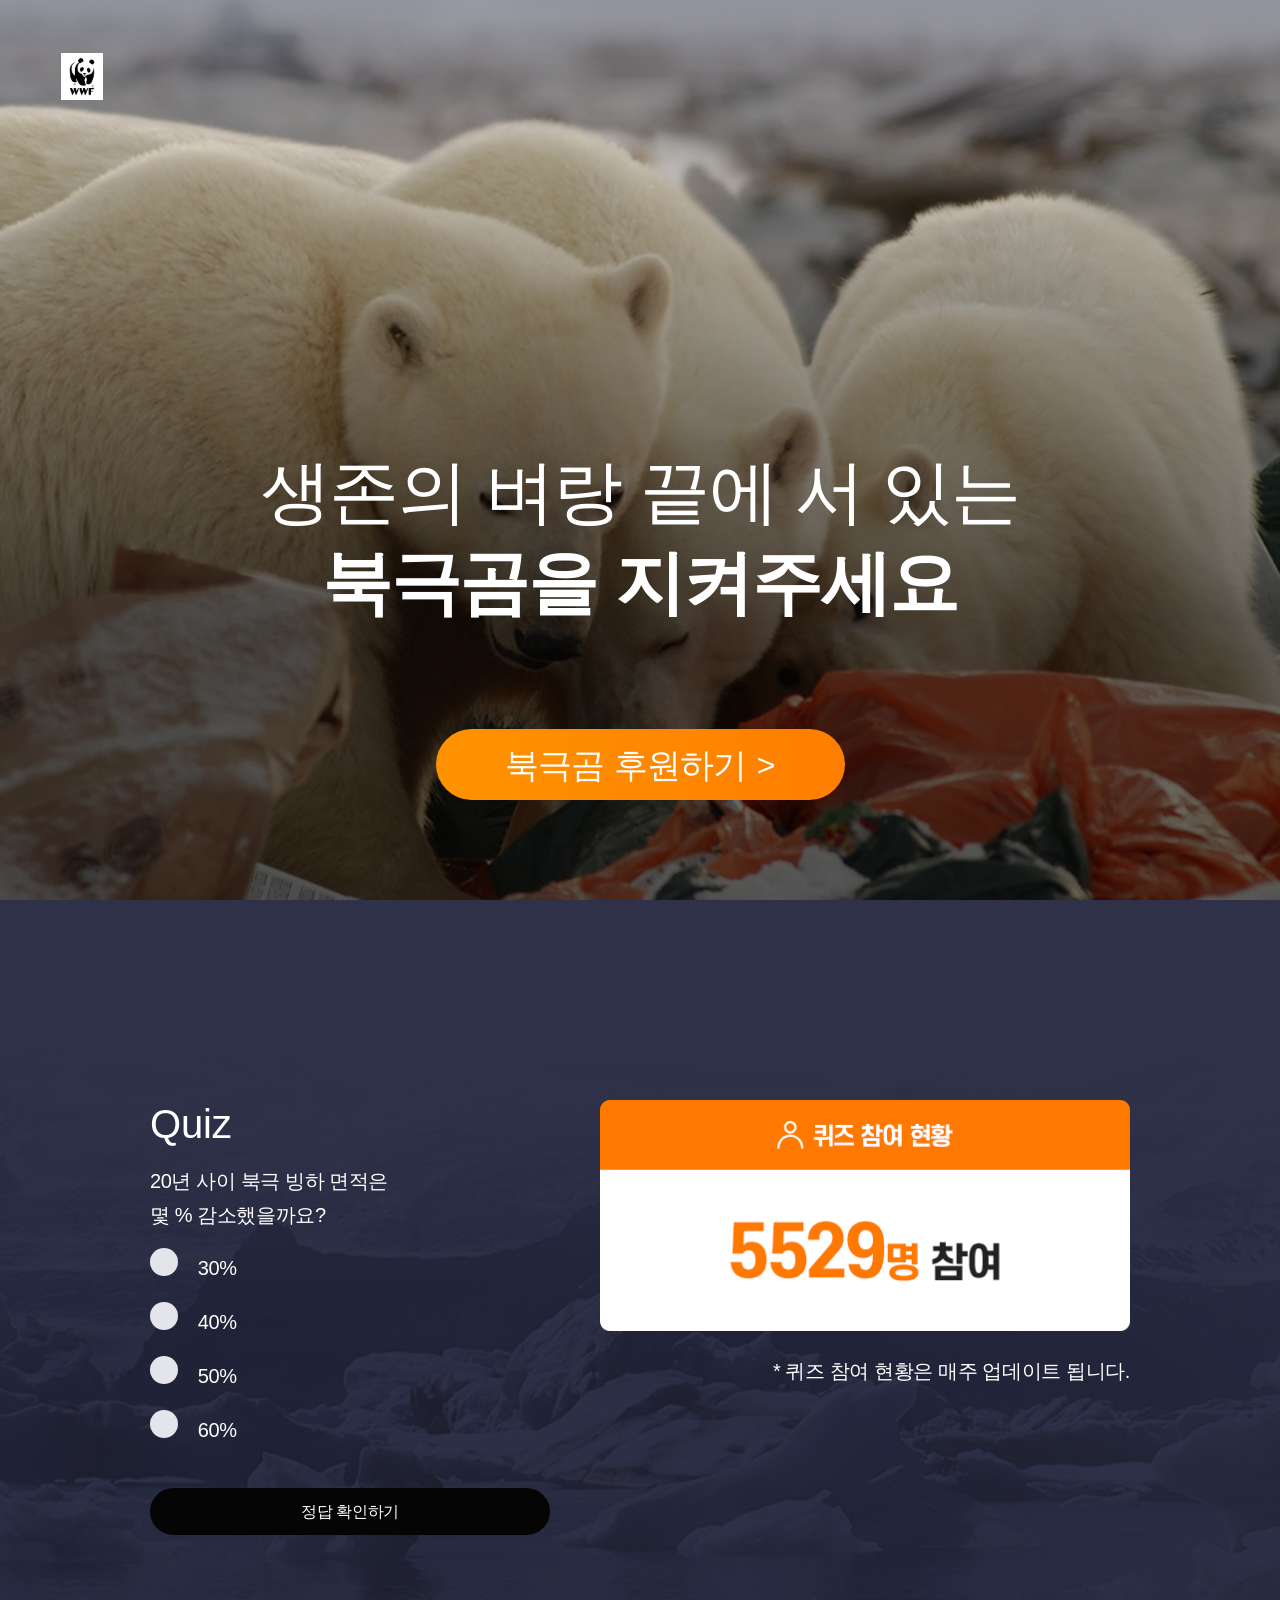
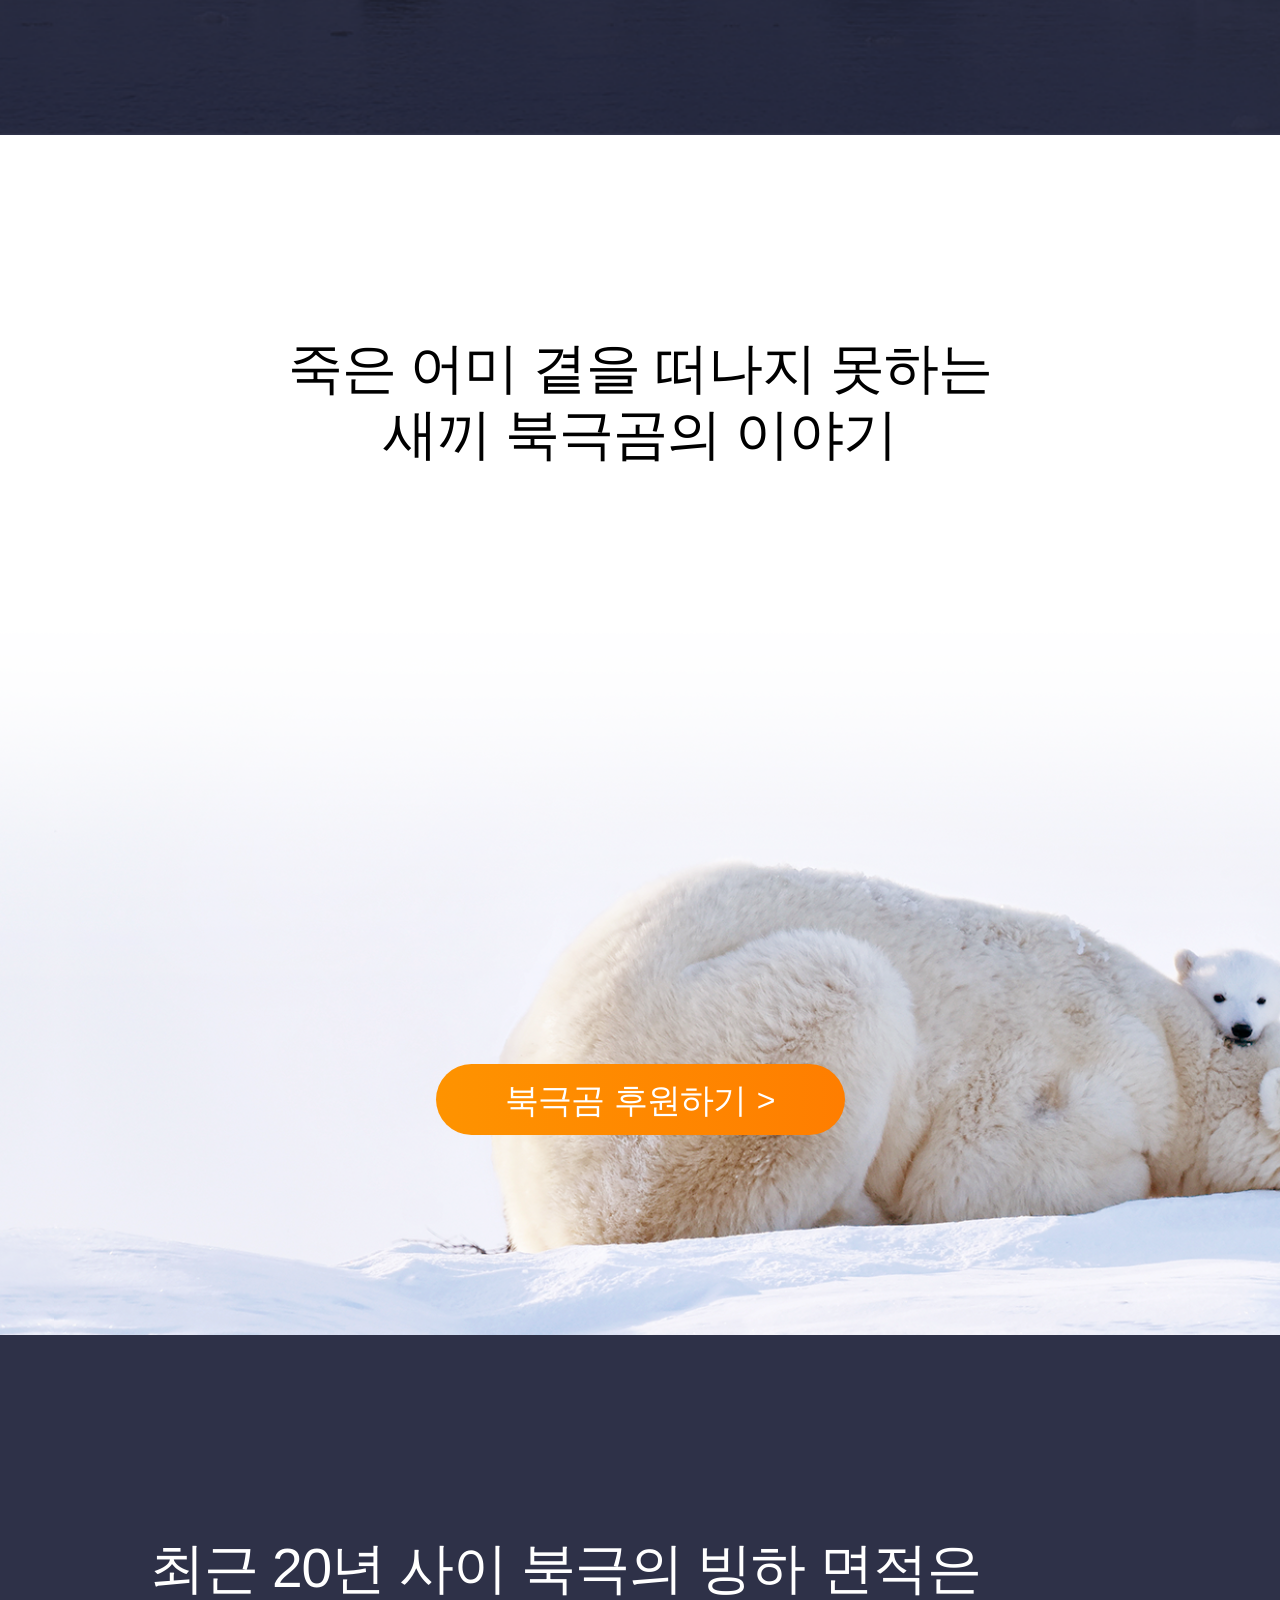
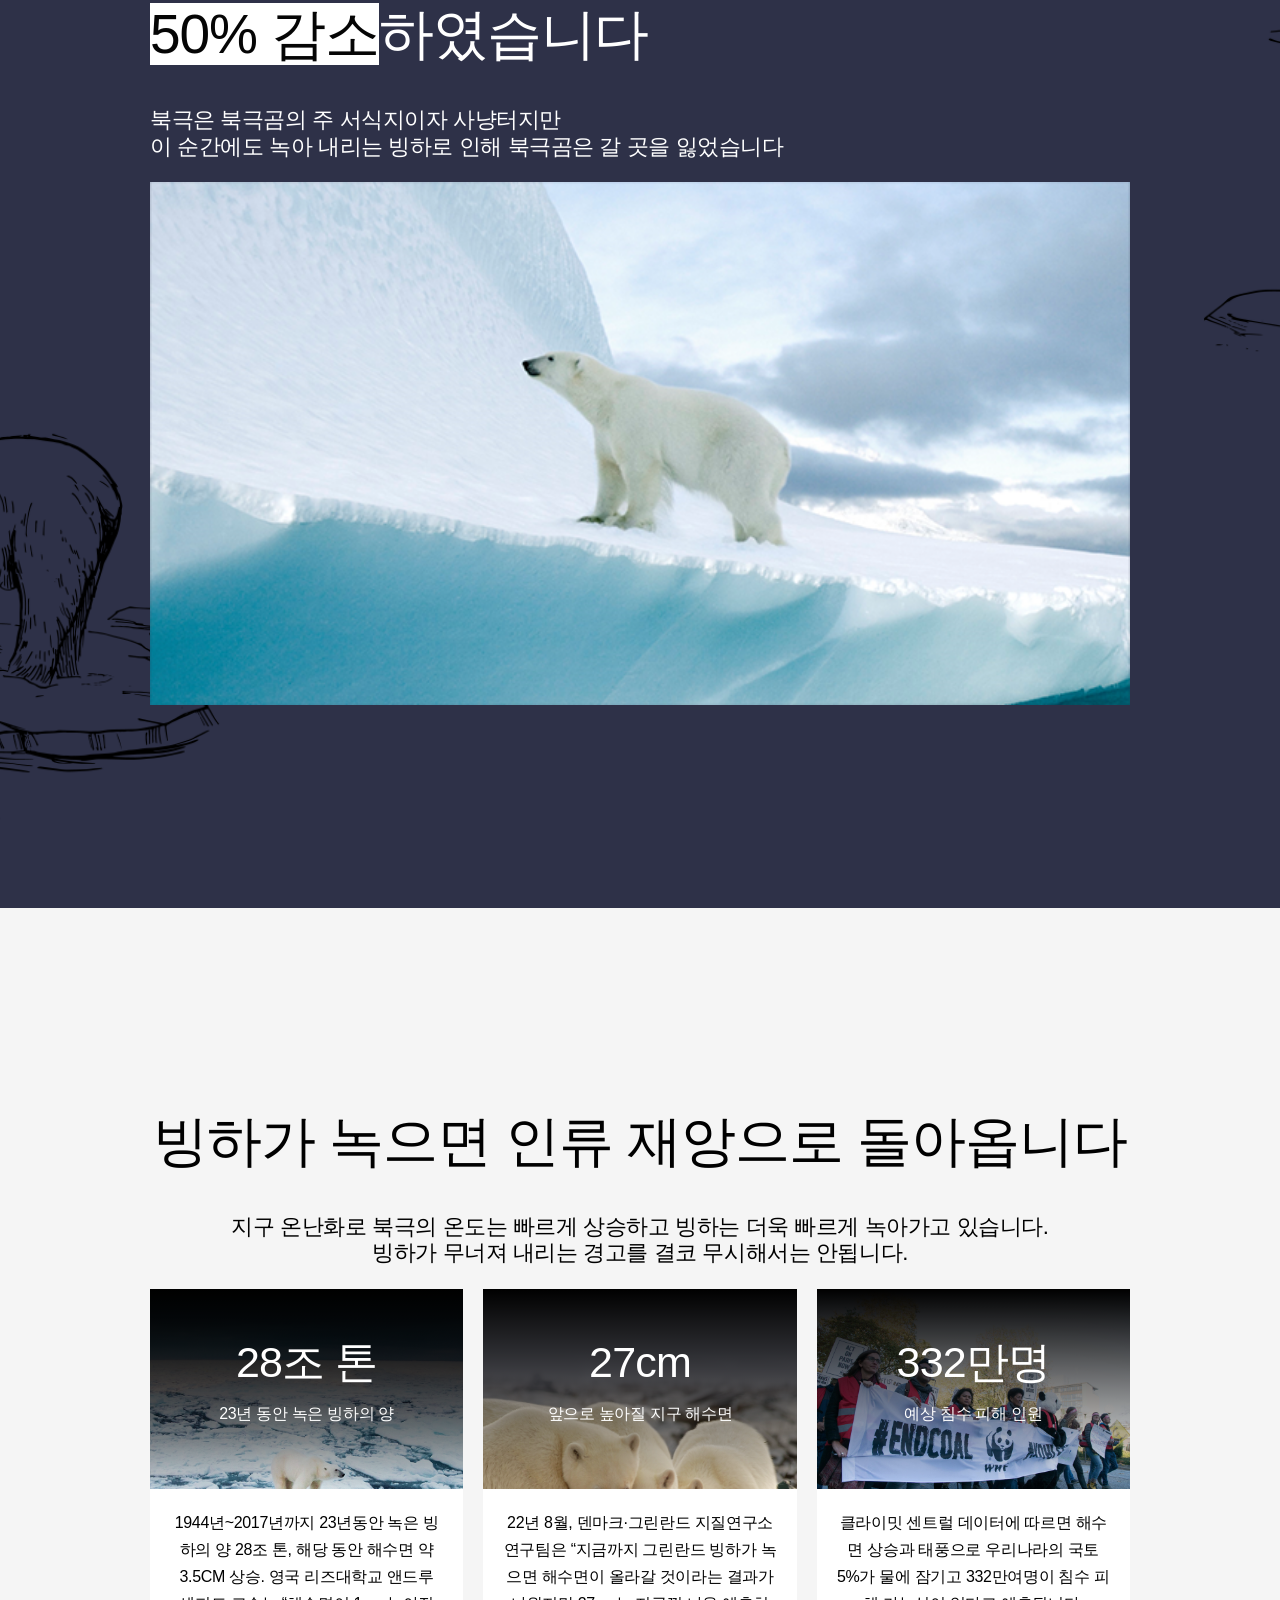
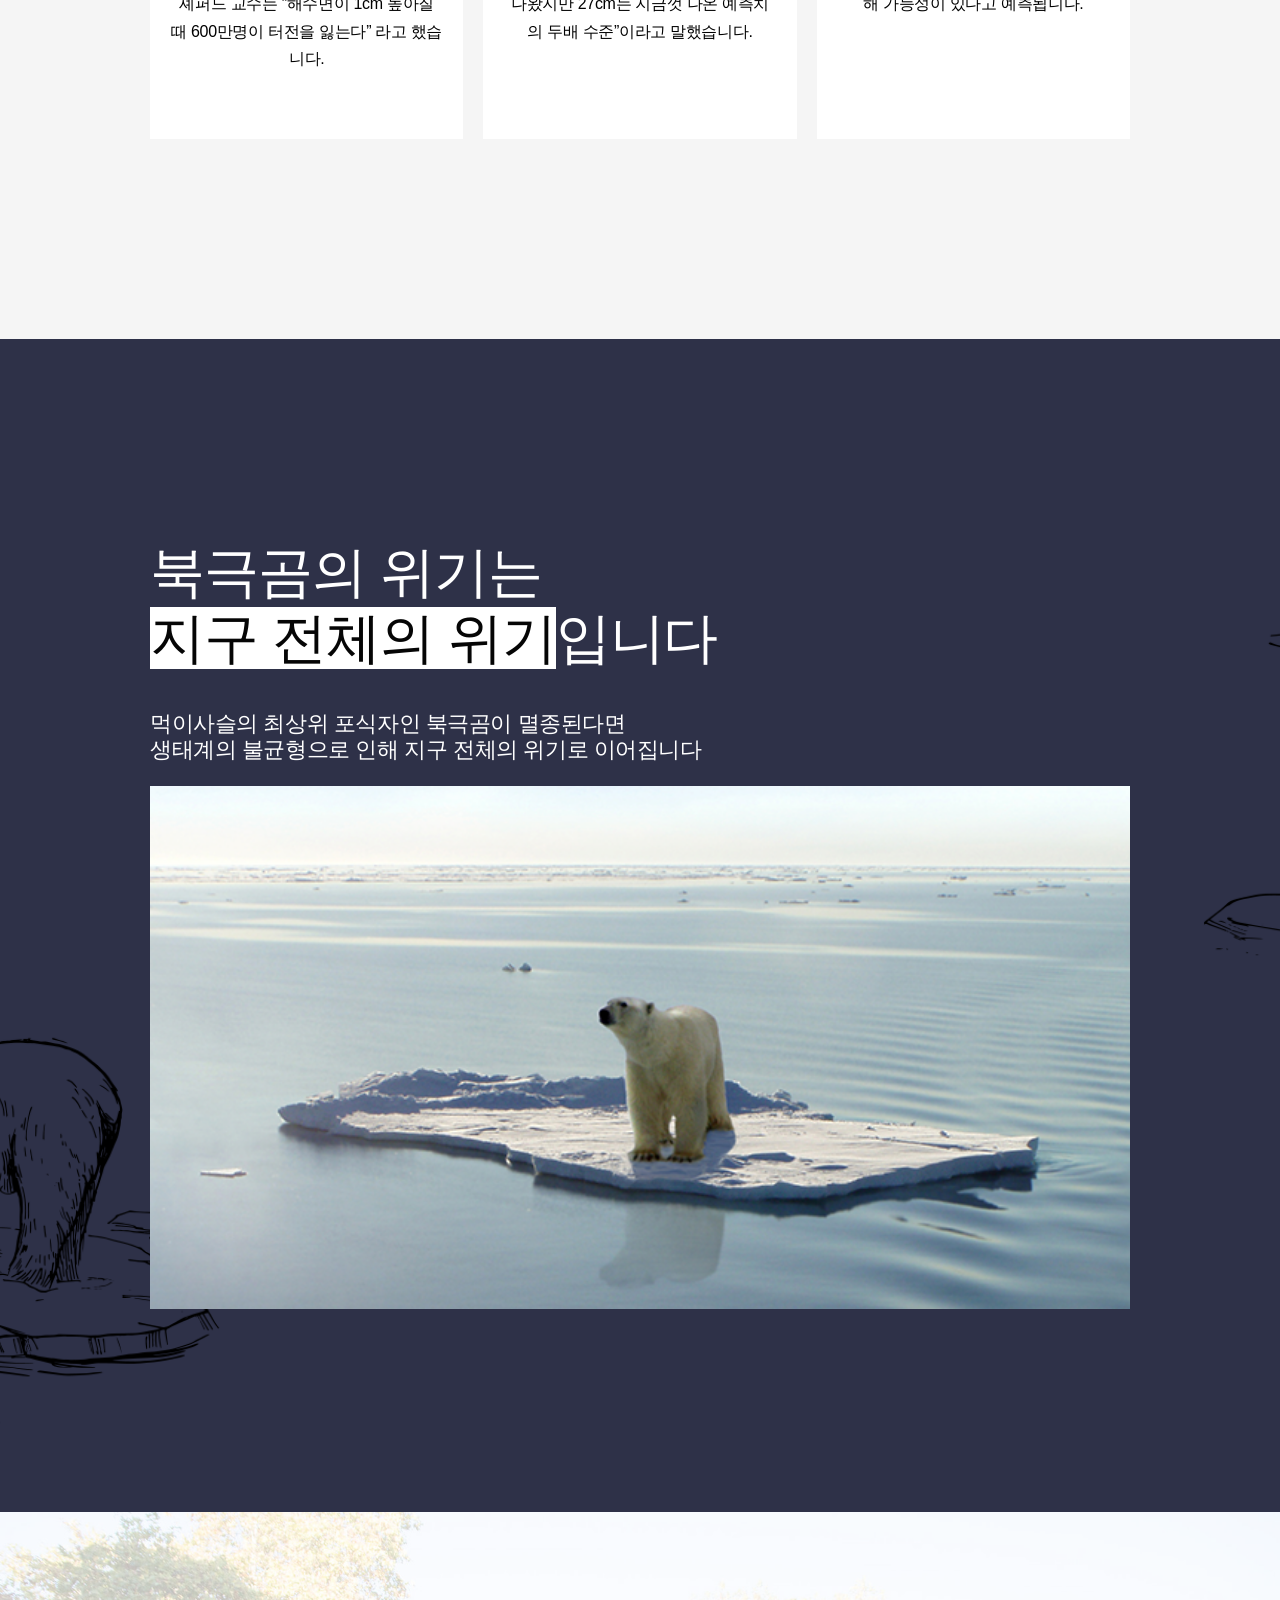
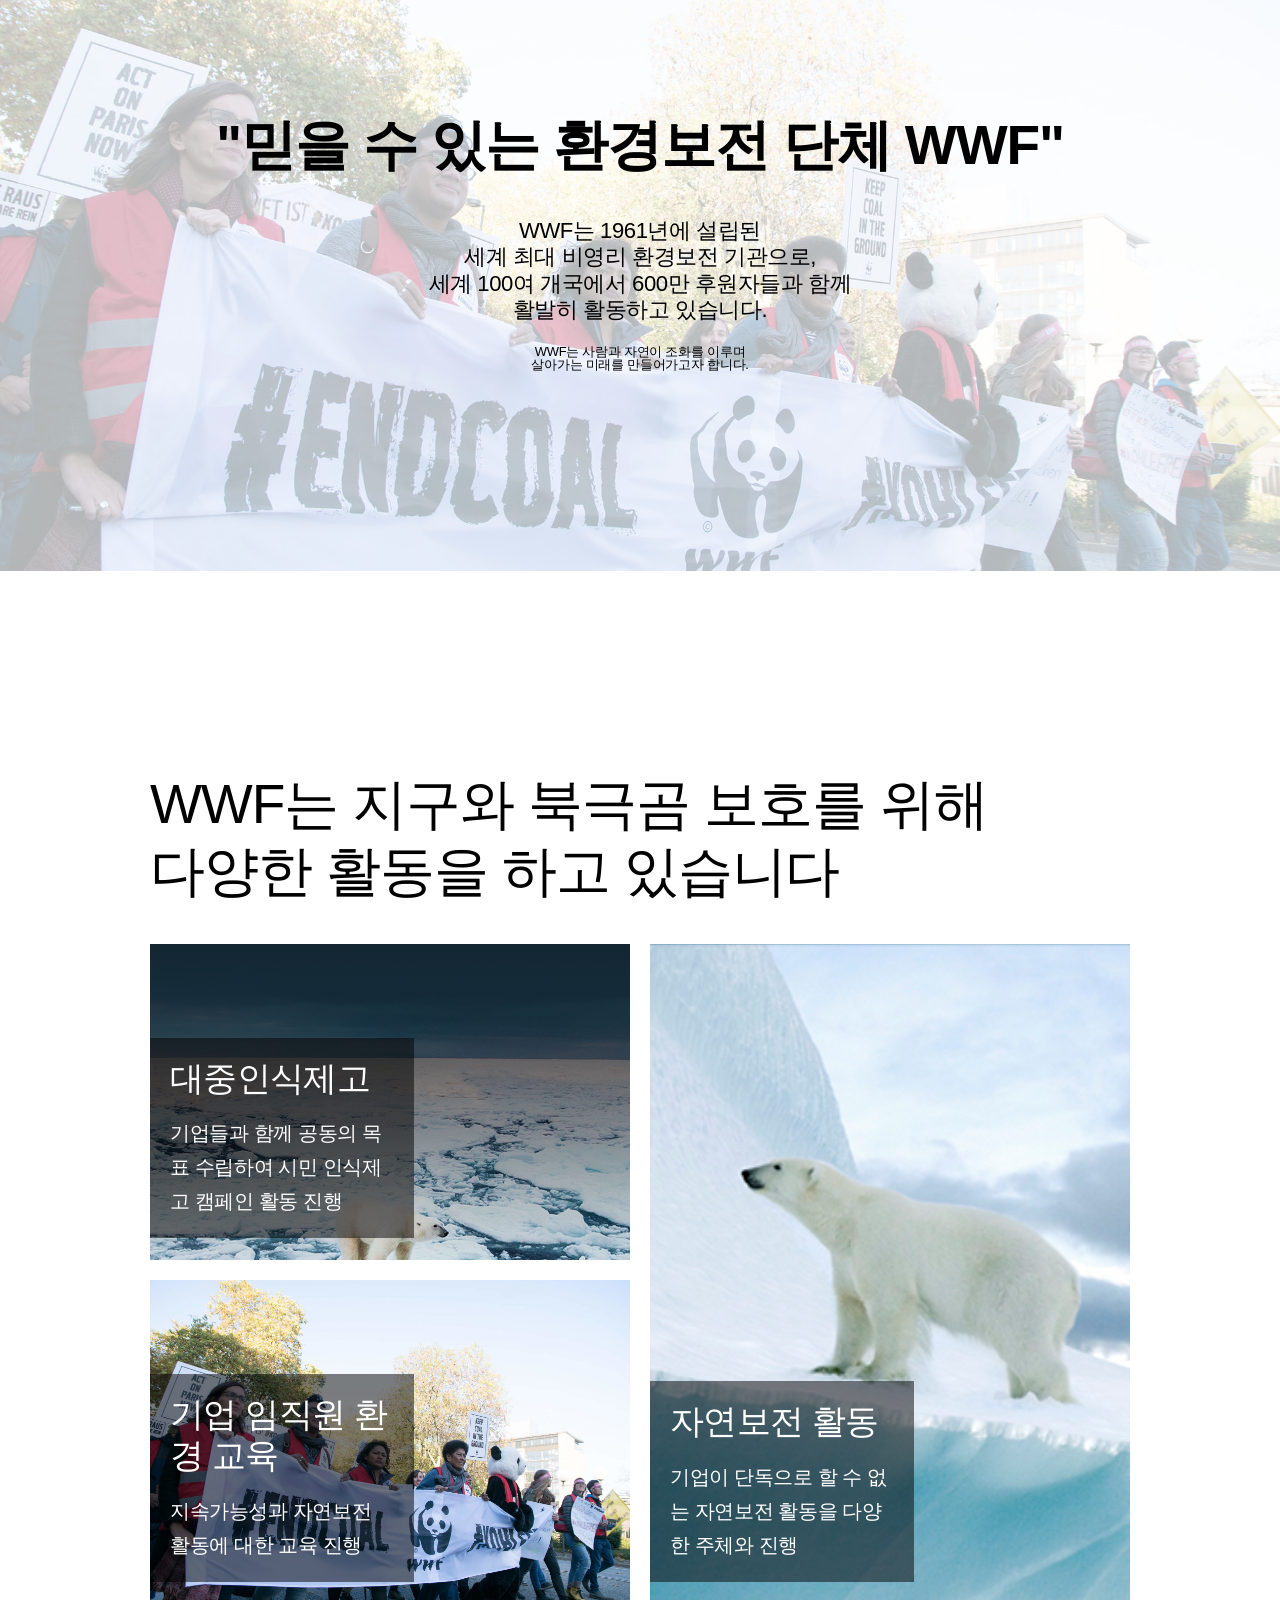
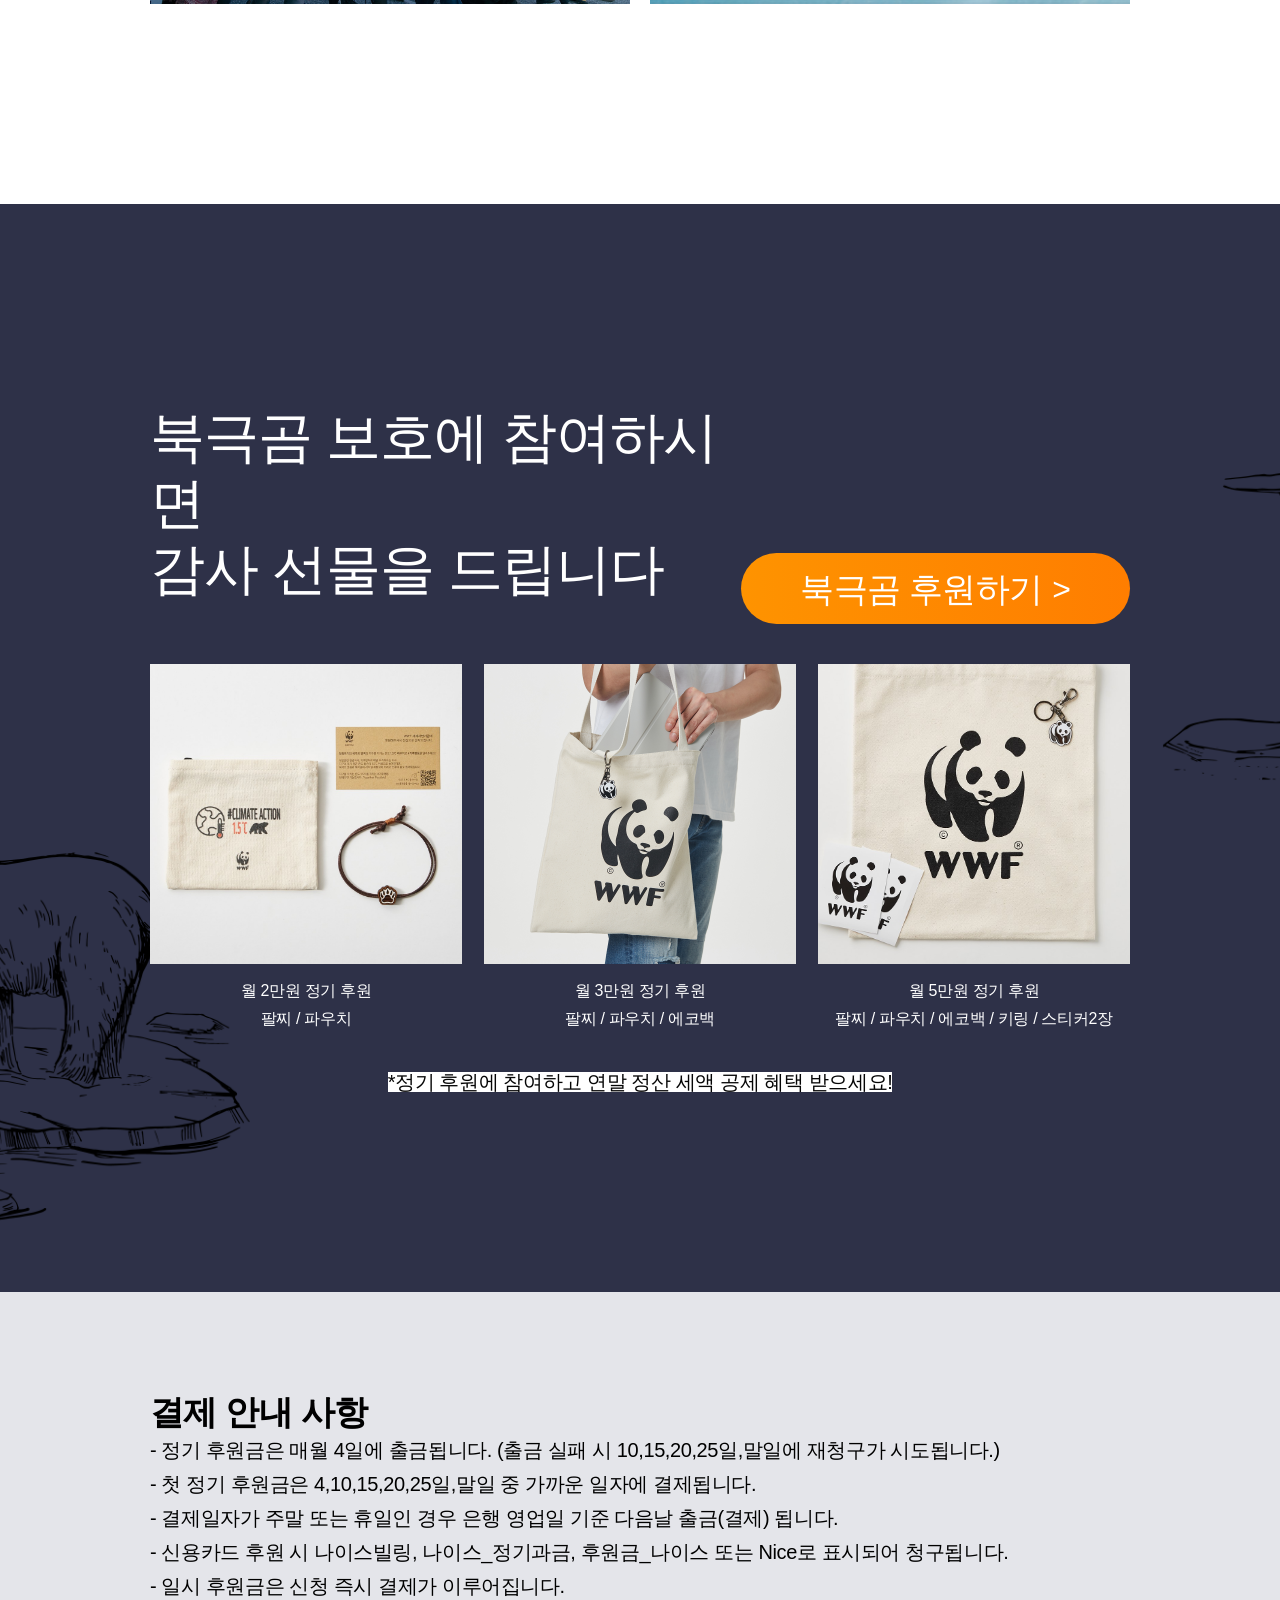
<file: index.html>
<!DOCTYPE html>
<html lang="ko">
<head>
    <meta charset="UTF-8">
    <meta name="viewport" content="width=device-width, initial-scale=1.0">
    <meta name="description" content="">
    <meta name="keywords" content="">
    <title>WWF | 북극곰 보호 캠페인</title>
    <link rel="shortcut icon" href="./images/polar-bear.png" type="image/x-icon">
    <link rel="stylesheet" href="./styles/reset.css">
    <link rel="stylesheet" href="./styles/common.css">
    <link rel="stylesheet" href="./styles/index.css">
    <link rel="stylesheet" href="./styles/responsive.css">
</head>
<body>
    <div id="wrap">
        <!-- 1행 캠페인 표지 -->
        <section class="container intro">
            <p class="logo"><img src="./images/logo.jpg" alt="wwf"></p>
            <h1><span>생존의 벼랑 끝에 서 있는</span><span>북극곰을 지켜주세요</span></h1>
            <a href="#" class="sponsor_btn"><em>북극곰 후원하기</em><!-- a::after --></a>
        </section>
        <!-- 2행 퀴즈 -->
        <div class="container quiz_bg">
            <section class="contents quiz">
                <div class="quiz_list">
                    <h1>Quiz</h1>
                    <h2><span>20년 사이 북극 빙하 면적은</span><span>몇 % 감소했을까요?</span></h2>
                    <form action="#" method="get" id="quiz_form">
                        <ul>
                            <li>
                                <input type="radio" name="quiz_group" id="q30" value="q30">
                                <label for="q30">30%</label>
                            </li>
                            <li>
                                <input type="radio" name="quiz_group" id="q40" value="q40">
                                <label for="q40">40%</label>
                            </li>
                            <li>
                                <input type="radio" name="quiz_group" id="q50" value="q50">
                                <label for="q50">50%</label>
                            </li>
                            <li>
                                <input type="radio" name="quiz_group" id="q60" value="q60">
                                <label for="q60">60%</label>
                            </li>
                        </ul>
                        <button type="button" class="answer_btn">정답 확인하기</button>
                    </form>
                </div>
                <div class="quiz_status">
                    <img src="./images/quiz_contents.png" alt="">
                    <p>* 퀴즈 참여 현황은 매주 업데이트 됩니다.</p>
                </div>
            </section>
        </div>
        <!-- 3행 영상 -->
        <div class="container video_bg">
            <div class="contents video">
                <h1>죽은 어미 곁을 떠나지 못하는<br>새끼 북극곰의 이야기</h1>
                <iframe src="https://www.youtube.com/embed/u9V5MBqhLRc" title="기후변화를 막고 녹아내리는 북극에서 북극곰을 지켜주세요!" frameborder="0" allow="accelerometer; autoplay; clipboard-write; encrypted-media; gyroscope; picture-in-picture; web-share" referrerpolicy="strict-origin-when-cross-origin" allowfullscreen></iframe>
                <a href="#" class="sponsor_btn"><em>북극곰 후원하기</em></a>

            </div>
        </div>
        <!-- 4행 50감소 -->
        <div class="container reduction_bg">
            <div class="contents reduction">
                <h1>최근 20년 사이 북극의 빙하 면적은<br><span class="highlight">50% 감소</span>하였습니다</h1>
                <p>북극은 북극곰의 주 서식지이자 사냥터지만<br>이 순간에도 녹아 내리는 빙하로 인해 북극곰은 갈 곳을 잃었습니다</p>
                <p><img src="./images/reduction_50.png" alt=""></p>
            </div>
        </div>
        <!-- 5행 인류재앙 -->
        <div class="container humanity_bg">
            <div class="contents humanity">
                <h1>빙하가 녹으면 인류 재앙으로 돌아옵니다</h1>
                <p>지구 온난화로 북극의 온도는 빠르게 상승하고 빙하는 더욱 빠르게 녹아가고 있습니다.<br>빙하가 무너져 내리는 경고를 결코 무시해서는 안됩니다.</p>
                <ul class="list">
                    <li>
                        <dl>
                            <dt>28조 톤</dt>
                            <dd>23년 동안 녹은 빙하의 양</dd>
                        </dl>
                        <div class="txt">
                            <p>1944년~2017년까지 23년동안 녹은 빙하의 양 28조 톤, 해당 동안 해수면 약 3.5CM 상승. 영국 리즈대학교 앤드루 셰퍼드 교수는 “해수면이 1cm 높아질 때 600만명이 터전을 잃는다” 라고 했습니다.</p>
                        </div>
                    </li>
                    <li>
                        <dl>
                            <dt>27cm</dt>
                            <dd>앞으로 높아질 지구 해수면</dd>
                        </dl>
                        <div class="txt">
                            <p>22년 8월, 덴마크·그린란드 지질연구소 연구팀은 “지금까지 그린란드 빙하가 녹으면 해수면이 올라갈 것이라는 결과가 나왔지만 27cm는 지금껏 나온 예측치의 두배 수준”이라고 말했습니다.</p>
                        </div>
                    </li>
                    <li>
                        <dl>
                            <dt>332만명</dt>
                            <dd>예상 침수 피해 인원</dd>
                        </dl>
                        <div class="txt">
                            <p>클라이밋 센트럴 데이터에 따르면 해수면 상승과 태풍으로 우리나라의 국토 5%가 물에 잠기고 332만여명이 침수 피해 가능성이 있다고 예측됩니다.</p>
                        </div>
                    </li>
                </ul>
            </div>
        </div>
        <!-- 6행 빙하위기 -->
        <div class="container crisis_bg">
            <div class="contents crisis">
                <h1>북극곰의 위기는<br><span class="highlight">지구 전체의 위기</span>입니다</h1>
                <p>먹이사슬의 최상위 포식자인 북극곰이 멸종된다면<br>생태계의 불균형으로 인해 지구 전체의 위기로 이어집니다</p>
                <p><img src="./images/bg2.png" alt=""></p>
            </div>
        </div>
        <!-- 7행 wwf단체소개 -->
        <div class="container wwf_bg">
            <div class="contents wwf">
                <h1>"믿을 수 있는 환경보전 단체 WWF"</h1>
                <p>WWF는 1961년에 설립된<br>세계 최대 비영리 환경보전 기관으로,<br>세계 100여 개국에서 600만 후원자들과 함께<br>활발히 활동하고 있습니다.</p>
                <p>WWF는 사람과 자연이 조화를 이루며<br>살아가는 미래를 만들어가고자 합니다.</p>
            </div>
        </div>
        <!-- 8행 활동내역 -->
        <div class="container activity_bg">
            <div class="contents activity">
                <h1>WWF는 지구와 북극곰 보호를 위해<br>다양한 활동을 하고 있습니다</h1>
                <ul class="details">
                    <li>
                        <dl class="txt">
                            <dt>대중인식제고</dt>
                            <dd>기업들과 함께 공동의 목표 수립하여 시민 인식제고 캠페인 활동 진행</dd>
                        </dl>
                    </li>
                    <li>
                        <dl class="txt">
                            <dt>기업 임직원 환경 교육</dt>
                            <dd>지속가능성과 자연보전 활동에 대한 교육 진행</dd>
                        </dl>
                    </li>
                    <li>
                        <dl class="txt">
                            <dt>자연보전 활동</dt>
                            <dd>기업이 단독으로 할 수 없는 자연보전 활동을 다양한 주체와 진행</dd>
                        </dl>
                    </li>
                </ul>
            </div>
        </div>
        <!-- 9행 선물정보 -->
        <div class="container gift_info_bg">
            <div class="contents gift_info">
                <div class="gift_title">
                    <h1>북극곰 보호에 참여하시면<br>감사 선물을 드립니다</h1>
                    <a href="#" class="sponsor_btn"><em>북극곰 후원하기</em></a>
                </div>
                <ul class="gift_list">
                    <li>
                        <div class="gift_list_bg"></div>
                        <div class="gift">
                            <p>월 2만원 정기 후원</p>
                            <p>팔찌 / 파우치</p>
                        </div>
                    </li>
                    <li>
                        <div class="gift_list_bg"></div>
                        <div class="gift">
                            <p>월 3만원 정기 후원</p>
                            <p>팔찌 / 파우치 / 에코백</p>
                        </div>
                    </li>
                    <li>
                        <div class="gift_list_bg"></div>
                        <div class="gift">
                            <p>월 5만원 정기 후원</p>
                            <p>팔찌 / 파우치 / 에코백 / 키링 / 스티커2장</p>
                        </div>
                    </li>
                    <!-- <li> 9행 이미지 태그 쓸 때(풀이)
                        <p class="photo"><img src="./images/freebie2.jpg" alt=""></p>
                        <h2>월 2만원 정기 후원</h2>
                        <p>팔찌 / 파우치</p>
                    </li>
                    <li>
                        <p class="photo"></p>
                        <h2>월 3만원 정기 후원</h2>
                        <p>팔찌 / 파우치 / 에코백</p>
                    </li>
                    <li>
                        <p class="photo"></p>
                        <h2>월 5만원 정기 후원</h2>
                        <p>팔찌 / 파우치 / 에코백 / 키링 / 스티커2장</p>
                    </li> -->
                </ul>
                <p class="info">*정기 후원에 참여하고 연말 정산 세액 공제 혜택 받으세요!</p>
            </div>
        </div>
        <!-- 10행 안내 -->
        <div class="container pay_bg">
            <dl class="contents pay">
                <dt>결제 안내 사항</dt>
                <dd>- 정기 후원금은 매월 4일에 출금됩니다. (출금 실패 시 10,15,20,25일,말일에 재청구가 시도됩니다.)</dd>
                <dd>- 첫 정기 후원금은 4,10,15,20,25일,말일 중 가까운 일자에 결제됩니다.</dd>
                <dd>- 결제일자가 주말 또는 휴일인 경우 은행 영업일 기준 다음날 출금(결제) 됩니다.</dd>
                <dd>- 신용카드 후원 시 나이스빌링, 나이스_정기과금, 후원금_나이스 또는 Nice로 표시되어 청구됩니다.</dd>
                <dd>- 일시 후원금은 신청 즉시 결제가 이루어집니다.</dd>
            </dl>
        </div>
    </div>
</body>
</html>
</file>
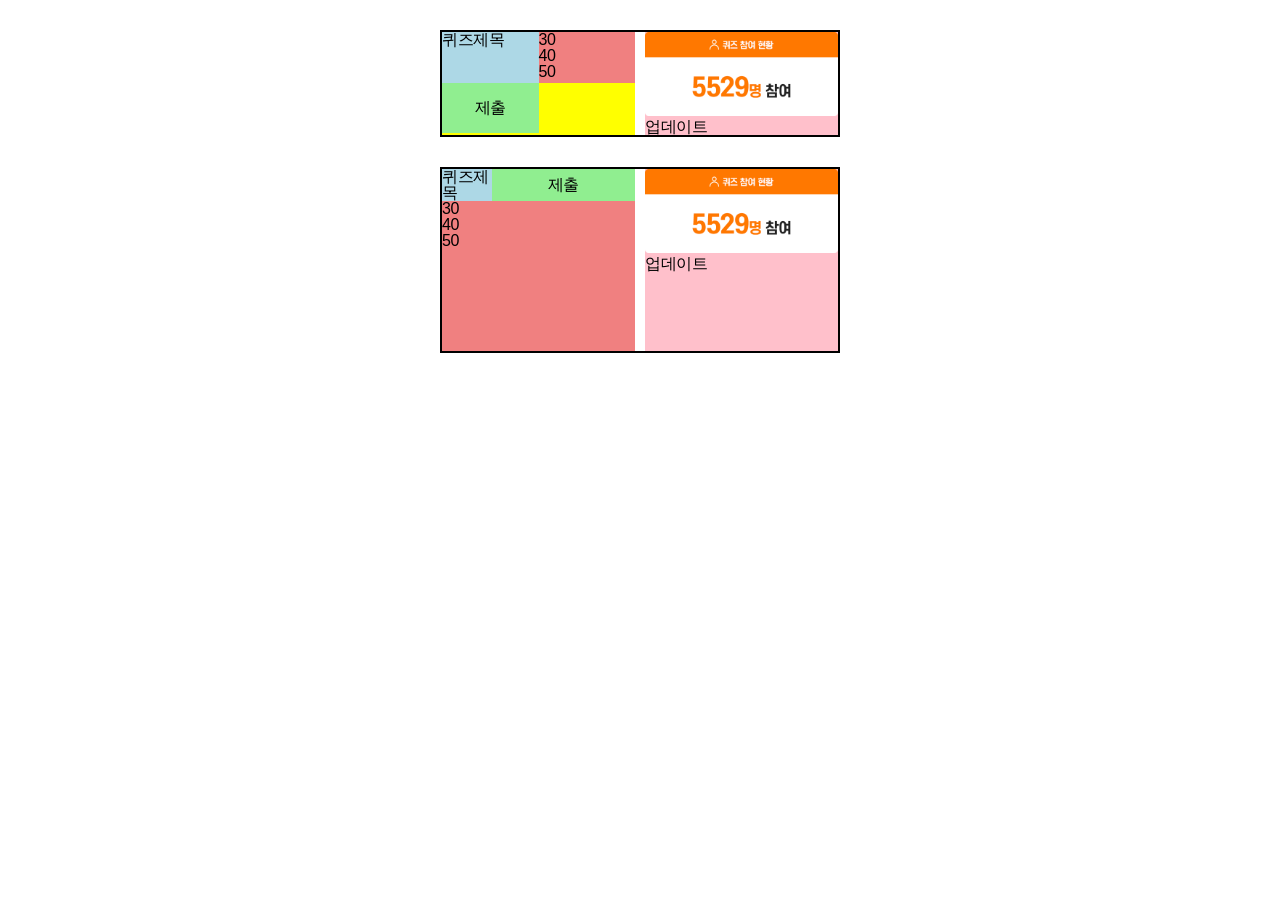
<file: flex_grid.html>
<!DOCTYPE html>
<html lang="ko">
<head>
    <meta charset="UTF-8">
    <meta name="viewport" content="width=device-width, initial-scale=1.0">
    <meta name="description" content="">
    <meta name="keywords" content="">
    <title>flex_grid 비교연습용</title>
    <link rel="stylesheet" href="./styles/reset.css">
    <style>
        /* 내부 스타일시트 작성위치 */
        /* 공통 */
        .contents {
            width:400px; margin:30px auto;
            border:2px solid black;
        }
        .contents img {width: 100%;}
        .contents .quiz {background: yellow;}
        .contents .info {background: pink;}
        /* flex */
        .flex {
            display: flex; /* quiz + info  정렬위한준비 */
            gap:10px;
            
        }
        .flex .quiz {
            flex:1; /* width:50%; */
            display: flex; flex-flow: row wrap;
        }

        .flex .quiz h2 {width:50%;background-color: lightblue;}
        .flex .quiz ol {width:50%;background-color: lightcoral;}
        .flex .quiz #btn {width:50%; background-color: lightgreen; height:50px;}
        .flex .info {flex:1; /* width:50%; */}
        /* grid */
        .grid {
            display: grid; /* quiz + info  정렬위한준비 */
            grid-template-columns:1fr 1fr;
            /* grid-template-rows:100px 200px; */
            gap:10px;
        }
        .grid .quiz {
            display: grid; /* h2+ol+btn 정렬위한 부모명령 */
            /* grid-template-columns: 1fr 1fr;
            grid-template-rows: 1fr 50px; */
            /* grid 에서 . = empty */
            grid-template-areas:
                'title btn'
                'list list';
            grid-template-columns: 50px 1fr;
            grid-template-rows: 1fr 150px;
        }
        .grid .quiz h2 {grid-area:title; background-color: lightblue;}
        .grid .quiz ol {grid-area:list; background-color: lightcoral;}
        .grid .quiz #btn {grid-area:btn; background-color: lightgreen;}
        .grid .info {}
        /*
        정렬 자식이 2개 이상이고 한 방향(수평, 수직)으로만 정렬 -> flex, grid
        정렬 자식이 3개 이상이고 반응형 기기에 따라 재배열 자유 -> grid
        */
    </style>
</head>
<body>
    <div class="contents flex">
        <div class="quiz">
            <h2>퀴즈제목</h2>
            <ol>
                <li>30</li>
                <li>40</li>
                <li>50</li>
            </ol>
            <button type="button" id="btn">제출</button>
        </div>
        <div class="info">
            <img src="./images/quiz_contents.png" alt="">
            <p>업데이트</p>
        </div>
    </div>
    <div class="contents grid">
        <div class="quiz">
            <h2>퀴즈제목</h2>
            <ol>
                <li>30</li>
                <li>40</li>
                <li>50</li>
            </ol>
            <button type="button" id="btn">제출</button>
        </div>
        <div class="info">
            <img src="./images/quiz_contents.png" alt="">
            <p>업데이트</p>
        </div>
    </div>
</body>
</html>
</file>
<file: styles/common.css>
/* 공통 common.css */
#wrap {}
#wrap * {transition:all 0.3s;}
#wrap .container {
    min-width:320px;
    background-size: cover; background-position: center;
    padding: 70px 15px;
}
#wrap .container .contents {max-width: 1250px; margin:0 auto;}
#wrap .container .contents h1 {
    font-size: 1.38rem; font-weight: 500;
    line-height: 1.2; margin: 0 0 40px;
}
#wrap .container .contents h1 .highlight {
    color:#050505; background-color: #fff;font-weight: 500;
}
#wrap .container .contents h1+p {
    font-size: 0.81rem;
    line-height: 1.7; margin: 0 0 22px;
}
/* mobile design - .sponsor_btn */
#wrap .container .sponsor_btn {
    width:164px; height: 41px;
    margin: 0 auto;
    border-radius: 37.5px;
    background: linear-gradient(90deg,#FE9300,#FF7300,#ffef0e);
    background-size: 300%, 100%;
    display: flex; flex-flow: row nowrap;
    gap:10px;
    justify-content: center; align-items: center;
    transition: background-position 0.5s;
}
#wrap .container .sponsor_btn:hover {
    background-position-x: -50%;
}
#wrap .container .sponsor_btn::after {
    content:'>'; display: block;
    color:#fff; font-size:0.75rem;
    transition: font-weight 0.5s, color 0.5s;
}
#wrap .container .sponsor_btn em {
    color:#fff; font-weight: 500;
    transition: color 0.3s;
}
#wrap .container .sponsor_btn:hover::after {
    color:#000;
    font-weight: 600;
    animation:x4 0.4s linear alternate infinite;
}
#wrap .container .sponsor_btn:hover em {color:#000;}
@keyframes x4 {
    0% {transform: translateX(0);}
    100% {transform: translateX(4px);}
}
</file>
<file: styles/index.css>
/* ====================================== 1행 캠페인 표지(m) */
#wrap .intro {
    /* 북극곰 배경 bg1.png */
    padding:100px 15px;
    background-image: url(../images/bg1.png);
    background-size: auto 130%;
    background-position: center bottom;
    position: relative;
    /* 배경이미지 속성 사용 시 다른 background-로 시작하는 배경추가속성도 생각 */
}
#wrap .intro > * {position: relative; z-index:100;}
#wrap .intro::after {
    content:''; display: block;
    background: linear-gradient(transparent,#000 69%);
    opacity: 0.6;
    /* 겹침효과 */
    width:100%; height:100%;
    position: absolute; left:0; top:0;
    z-index:90;
}
#wrap .intro .logo {
    width:24px; /* w,h 중 한가지값만 설정 (나머지는 자동비율) */
    position: absolute; left: 21px; top: 18px;
}
#wrap .intro .logo img {width:100%;} /* 이미지 w100%설정, 부모크기, 위치 따라 작성 */
#wrap .intro h1 {text-align: center; margin-bottom: 50px;}
#wrap .intro h1 span {
    display: block;
    font-size:1.88rem; font-weight: 600;
    line-height: 130%;
    color:#fff;
}
#wrap .intro h1 span:nth-child(1) {}
#wrap .intro h1 span:nth-child(2) {}
#wrap .intro .sponsor_btn {}
/* ====================================== 2행 퀴즈 */
#wrap .quiz_bg {
    background-image:url(../images/quiz_bg.png);
    padding: 70px;
}
#wrap .quiz_bg .quiz {
    display: flex; flex-flow: column nowrap; /* t, d column -> row */
    gap:50px;
}
#wrap .quiz_bg .quiz .quiz_list {}
#wrap .quiz_bg .quiz .quiz_list > * {margin-bottom: 16px;}
#wrap .quiz_bg .quiz .quiz_list h1 {
    line-height: 1.2;
    font-size: 1.5rem;
    letter-spacing: -0.01rem;
    font-weight: 500;
    color:#fff;
    font-family: 'Noto Sans KR', sans-serif; /* 단독 글꼴일 경우 */
}
#wrap .quiz_bg .quiz .quiz_list h2 {}
#wrap .quiz_bg .quiz .quiz_list h2 span {display: block;color:#fff;line-height: 1.7;}
#wrap .quiz_bg .quiz .quiz_list h2 span:nth-child(1) {}
#wrap .quiz_bg .quiz .quiz_list h2 span:nth-child(2) {}
#wrap .quiz_bg .quiz .quiz_list #quiz_form {/* background-color: yellowgreen; */ margin:0;}
#wrap .quiz_bg .quiz .quiz_list #quiz_form ul {margin-bottom: 16px;}
#wrap .quiz_bg .quiz .quiz_list #quiz_form ul li {margin-bottom: 16px; position: relative; }
#wrap .quiz_bg .quiz .quiz_list #quiz_form ul li:last-child {margin:0;}
#wrap .quiz_bg .quiz .quiz_list #quiz_form ul li input {display: none;}
#wrap .quiz_bg .quiz .quiz_list #quiz_form ul li input:checked + label {
    background-image: url(../images/chk_on.svg);
}
#wrap .quiz_bg .quiz .quiz_list #quiz_form ul li label {
    color:#fff; font-size: 0.88rem;
    background-image: url(../images/chk_off.svg);
    background-size: 16px; background-repeat: no-repeat;
    padding-left: 47.75px;
}
#wrap .quiz_bg .quiz .quiz_list #quiz_form ul li:hover label {color:#ff7300;}
#wrap .quiz_bg .quiz .quiz_list #quiz_form ul li:hover::after {
    content: ''; display: block; position:absolute; left:0; bottom:-8px;
    width:50%; height:2px; background: linear-gradient(90deg, #ff7300, transparent);
}
#wrap .quiz_bg .quiz .quiz_list #quiz_form .answer_btn {
    background: #050505;
    width:100%; height:47px;
    border-radius: 50px;
    padding: 10px 0;
    color:#fff;line-height: 1.7;
    transition: background 0.5s;
}
#wrap .quiz_bg .quiz .quiz_list #quiz_form .answer_btn:hover {
    background: #8a1e1e;
}
#wrap .quiz_bg .quiz .quiz_status {}
#wrap .quiz_bg .quiz .quiz_status img {width:100%;}
#wrap .quiz_bg .quiz .quiz_status p {color:#fff;line-height: 1.7;font-size: 1.25rem; text-align: right; margin: 20px 0 0;}
/* =============================================================== 3 */
#wrap .video_bg {
    background-image: url(../images/video_bg.png);
    padding: 50px 15px;
}
#wrap .video h1 {text-align: center;}
#wrap .video iframe {width: 100%; margin: 0 0 40px;}

/* =============================================================== 4 */
#wrap .reduction_bg {
    background-image: url(../images/reduction_50_bg.png);
}
#wrap .reduction h1 {color:#fff;}
#wrap .reduction h1+p {color:#fff;}
#wrap .reduction p img {width:100%;}
/* =============================================================== 5 */
#wrap .humanity_bg {
    background-color: #f5f5f5;
}
#wrap .humanity h1 {text-align: center;}
#wrap .humanity h1+p {text-align: center;}
#wrap .humanity .list {
    display: flex; flex-flow: column nowrap; gap:20px;
    /* display: grid; grid-template-rows: 1fr 1fr 1fr; */
}
#wrap .humanity .list li {}
#wrap .humanity .list li dl::before {
    content: ''; display: block;
    width: 100%; height: 100%;
    position: absolute; left:0; top:0; z-index: 9;;
    background:linear-gradient(#000, transparent);
}
#wrap .humanity .list li dl {padding: 48px 0; position: relative; background-size: cover; background-position: center; text-align: center;}
#wrap .humanity .list li dl * {color:#fff; position: relative; z-index: 10;}
#wrap .humanity .list li:nth-child(1) dl {background-image: url(../images/melting_28t.png);}
#wrap .humanity .list li:nth-child(2) dl {background-image: url(../images/melting_27cm.png);}
#wrap .humanity .list li:nth-child(3) dl {background-image: url(../images/wwf.jpg);}
#wrap .humanity .list li dl dt {margin: 0 0 11px; font-size: 1.38rem; font-weight: 500; line-height: 1.2; }
#wrap .humanity .list li dl dd {line-height: 1.7;}
#wrap .humanity .list .txt {background-color: #fff;padding: 20px;}
#wrap .humanity .list .txt p {
    font-size: 0.81rem; line-height: 1.7; text-align: center;}
/* =============================================================== 6 */
#wrap .crisis_bg {background-image: url(../images/reduction_50_bg.png);}
#wrap .crisis h1 {color:#fff;}
#wrap .crisis h1+p {color:#fff; }
#wrap .crisis p:last-child {}
#wrap .crisis p img {width:100%; }
/* =============================================================== 7 */
#wrap .wwf_bg {background-image: url(../images/wwf.jpg); position: relative;}
#wrap .wwf_bg::before {
    content: ''; display: block;
    background-color: rgba(255,255,255,0.7);
    position: absolute; left:0; top:0; z-index: 100;
    width: 100%; height:100%;
}
#wrap .wwf_bg .wwf {text-align: center;position: relative; z-index: 200;}
#wrap .wwf_bg .wwf h1 {font-size: 1.88rem; font-weight: 700;}
#wrap .wwf_bg .wwf p {font-size: 0.81rem;}
/* =============================================================== 8 */
#wrap .activity_bg {}
#wrap .activity_bg .activity {}
#wrap .activity_bg .activity h1 {}
#wrap .activity_bg .activity .details {
    display: grid; gap:20px;
    grid-template-areas:
        'public'
        'corporation'
        'nature';
}
#wrap .activity_bg .activity .details li {background-size: cover; background-position: center; padding: 94px 0 0;}
#wrap .activity_bg .activity .details li:nth-child(1) {
    grid-area:public; /* grid 2차원 정렬을 위한 자식 이름 짓기(대중) */
    background-image: url(../images/melting_28t.png);
}
#wrap .activity_bg .activity .details li:nth-child(2) {
    grid-area:corporation; /* 기업 */
    background-image: url(../images/wwf.jpg);
}
#wrap .activity_bg .activity .details li:nth-child(3) {
    grid-area:nature; /* 자연 */
    background-image: url(../images/reduction_50.png);
}
#wrap .activity_bg .activity .details li .txt {background-color: rgba(0,0,0,0.5); padding:20px;}
#wrap .activity_bg .activity .details li .txt * {color: #fff; }
#wrap .activity_bg .activity .details li .txt dt {
    font-size: 1.38rem; font-weight: 500;
    line-height: 1.2; margin: 0 0 18px;
}
#wrap .activity_bg .activity .details li .txt dd {
    font-size: 0.81rem;
    line-height: 1.7; margin: 0 0 22px;
}
#wrap .activity_bg .activity .details li .txt dd:last-child {margin:0;}
/* -------------------------------------------------------------------------- 9행 */
#wrap .gift_info_bg {background-image: url(../images/reduction_50_bg.png);}
#wrap .gift_info_bg .gift_info {text-align: center;}
#wrap .gift_info_bg .gift_info .gift_title {display: flex; flex-flow: column nowrap; padding: 0 0 40px;}
#wrap .gift_info_bg .gift_info .gift_title h1 {color:#fff; margin: 0 0 22px; text-align: left;}
#wrap .gift_info_bg .gift_info .gift_title .sponsor_btn {margin: 0;}
#wrap .gift_info_bg .gift_info .gift_title .sponsor_btn em {}
#wrap .gift_info_bg .gift_info .gift_list {
    display: grid; gap : 22px;
    grid-template-areas:
        'sponser2'
        'sponser3'
        'sponser4';
}
#wrap .gift_info_bg .gift_info .gift_list li {}
#wrap .gift_info_bg .gift_info .gift_list li .gift_list_bg {background-size: cover; background-position: center; height: 150px;}
#wrap .gift_info_bg .gift_info .gift_list li:nth-child(1) {grid-area: sponser2;}
#wrap .gift_info_bg .gift_info .gift_list li:nth-child(2) {grid-area: sponser3;}
#wrap .gift_info_bg .gift_info .gift_list li:nth-child(3) {padding-bottom: 40px; grid-area: sponser4;}
#wrap .gift_info_bg .gift_info .gift_list li:nth-child(1) .gift_list_bg {background-image: url(../images/freebie2.jpg);}
#wrap .gift_info_bg .gift_info .gift_list li:nth-child(2) .gift_list_bg {background-image: url(../images/freebie1.jpg);}
#wrap .gift_info_bg .gift_info .gift_list li:nth-child(3) .gift_list_bg {background-image: url(../images/freebie3.jpg);}
#wrap .gift_info_bg .gift_info .gift_list li .gift {padding: 13px 0 0;}
#wrap .gift_info_bg .gift_info .gift_list li .gift p {line-height: 1.7; color: #fff; text-align: center;}
#wrap .gift_info_bg .gift_info .info {color: #050505; background-color: #fff; display: inline-block;}
/* =================================================================================== 9행풀이 */
/* #wrap .gift_info_bg {background-image: url(../images/reduction_50_bg.png);}
#wrap .gift_info_bg .gift_info {text-align: center;}
#wrap .gift_info_bg .gift_info > * {background-color: turquoise;}
#wrap .gift_info_bg .gift_info .gift_title {display: flex; flex-flow: column nowrap;}
#wrap .gift_info_bg .gift_info .gift_title h1 {}
#wrap .gift_info_bg .gift_info .gift_title .sponsor_btn {margin: 0;}
#wrap .gift_info_bg .gift_info .gift_title .sponsor_btn em {}
#wrap .gift_info_bg .gift_info .gift_list {
    display: grid; gap:20px;
    grid-template-areas: 
        'sponser2'
        'sponser3'
        'sponser4';
}
#wrap .gift_info_bg .gift_info .gift_list li {}
#wrap .gift_info_bg .gift_info .gift_list li:nth-child(1) {grid-area: sponser2;}
#wrap .gift_info_bg .gift_info .gift_list li:nth-child(2) {grid-area: sponser3;}
#wrap .gift_info_bg .gift_info .gift_list li:nth-child(3) {grid-area: sponser4;}
#wrap .gift_info_bg .gift_info .gift_list li:nth-child(2) .photo {background-image: url(../images/freebie1.jpg);}
#wrap .gift_info_bg .gift_info .gift_list li:nth-child(3) .photo {background-image: url(../images/freebie3.jpg);}
#wrap .gift_info_bg .gift_info .gift_list li .photo {
    height: 150px; overflow: hidden;
    background-size: cover; background-position: center;
}
#wrap .gift_info_bg .gift_info .gift_list li .photo img {width: 100%; transform: translateY(-100px);} -1열
#wrap .gift_info_bg .gift_info .gift_list li h2 {margin-top: 13px;} 
#wrap .gift_info_bg .gift_info .gift_list li h2+p {}
#wrap .gift_info_bg .gift_info .gift_list li h2,
#wrap .gift_info_bg .gift_info .gift_list li h2+p {text-align: center; color: #fff;}
#wrap .gift_info_bg .gift_info .gift_list li .gift_list_bg {}
#wrap .gift_info_bg .gift_info .info {background-color: #fff; color:#050505; display: inline-block;} */
/* ----------------------------------------------------------------------------------- 10행 */
#wrap .pay_bg {background-image: url(../images/bg3.png);}
#wrap .pay_bg .pay {}
#wrap .pay_bg .pay dt {font-size: 1.38rem; font-weight: 700; line-height: 1.2;}
#wrap .pay_bg .pay dd {line-height: 1.7;}
</file>
<file: styles/responsive.css>
/* 반응형조건 responsive */
/* m(320~) -> t(1024~) -> d(1250~) */
@media screen and (min-width:550px) {
    #wrap .container {padding: 200px 80px;}
    #wrap .container .contents h1 {font-size: 2rem;}
    #wrap .container .contents h1+p {font-size: 1rem;line-height: 1.2;}
    /* ---------------------------------------------- 2행 퀴즈 */
    #wrap .quiz_bg .quiz {flex-flow: row nowrap;}
    /* #wrap .quiz_bg .quiz > * {flex:1;} */
    #wrap .quiz_bg .quiz .quiz_list {width:200px;}
    #wrap .quiz_bg .quiz .quiz_status {flex:1;}
    #wrap .quiz_bg .quiz .quiz_list h2 span {display: inline-block;}
    #wrap .quiz_bg .quiz .quiz_list h2 span:nth-child(1) {margin-right: 7px;}
    /* =============================================== 3행 */
    #wrap .video_bg .video h1 {margin: 0 0 70px;}
    #wrap .video_bg .video iframe {height: 484px;}
    /* ============================================= 5행 */
    #wrap .humanity_bg .humanity .list {flex-flow: row nowrap;}
    #wrap .humanity_bg .humanity .list li {flex:1;}
    #wrap .humanity_bg .humanity .list li dl {height:200px;}
    #wrap .humanity .list .txt {height:350px;}
    /* =============================================== 10행 */
    #wrap .pay_bg {padding: 100px 80px;}
}
@media screen and (min-width:860px) {
    #wrap .container .contents h1 {font-size: 2.5rem;}
    #wrap .container .contents h1+p {font-size: 1.38rem;line-height: 1.2;}
    #wrap .intro {padding: 300px 0 100px;}
    /* ============================================= 5행 */
    #wrap .humanity .list li dl dt {font-size: 2.69rem;}
    #wrap .humanity .list .txt p {font-size: 1rem;}
    #wrap .humanity .list .txt {height:300px;}
    /* ============================================= 9행 */
    #wrap .gift_info_bg .gift_info {text-align: right;}
    #wrap .gift_info_bg .gift_info .gift_title {flex-flow: row nowrap; justify-content: space-between; align-items: flex-end;}
    #wrap .gift_info_bg .gift_info .gift_list {
        grid-template-areas: 
            'sponser2 sponser3'
            'sponser4 sponser4';
        grid-template-columns: 1fr 1fr;
    }
    #wrap .gift_info_bg .gift_info .gift_list li .gift_list_bg {height: 300px;}
} /* ------------------------------------------------------------------------------------860~1023 */
@media screen and (min-width:1024px) {
    #wrap .intro {padding: 410px 0 100px;}
    #wrap .intro .logo {width:32px; left:36px; top:30px;}
    #wrap .intro h1 {margin-bottom: 100px;}
    #wrap .intro h1 span {font-size: 3.13rem;}
    #wrap .container .sponsor_btn {width:238px; height: 60px;}
    #wrap .container .sponsor_btn em {font-size: 1.38rem;}
    #wrap .container .sponsor_btn::after {font-size:1rem;}
    /* ---------------------------------------------- 2행 퀴즈 */
    #wrap .quiz_bg .quiz .quiz_list {width:400px;}
    #wrap .quiz_bg {padding:150px 80px;}
    #wrap .quiz_bg .quiz .quiz_list h1 {font-size: 2.5rem;}
    #wrap .quiz_bg .quiz .quiz_list h2 span {font-size: 1.25rem;}
    #wrap .quiz_bg .quiz .quiz_list #quiz_form ul {margin:0 0 37.83px;}
    #wrap .quiz_bg .quiz .quiz_list #quiz_form ul li {margin-bottom: 14px;}
    #wrap .quiz_bg .quiz .quiz_list #quiz_form ul li label {font-size: 1.25rem; background-size: 28px; display: block; line-height: 2;}
    #wrap .humanity .list .txt {height:250px;}
    
} /* --------------------------------------------------------------------------------1024~1250 */
@media screen and (min-width:1250px) {
    #wrap .container {padding: 200px 150px;}
    #wrap .container .contents h1 {font-size: 3.44rem;}
    #wrap .container .contents h1+p {font-size: 1.38rem;line-height: 1.2;}
    #wrap .intro {padding:447px 0 100px;}
    #wrap .intro .logo {width:42px; left:61px; top:53px;}
    #wrap .intro h1 span {font-size: 4.38rem;}
    #wrap .intro h1 span:nth-child(1) {font-weight: 400;}
    #wrap .intro h1 span:nth-child(2) {font-weight: 700;}
    #wrap .container .sponsor_btn {width:409px; height: 71px;}
    #wrap .container .sponsor_btn em {font-size: 2.13rem;}
    #wrap .container .sponsor_btn::after {font-size:2rem;}
    #wrap .humanity .list .txt {height:250px;}
    /* ---------------------------------------------- 2행 퀴즈 */
    /* ----------------------------------------------- 8행 */
    #wrap .activity_bg .activity .details {
        grid-template-areas:
            'public nature'
            'corporation nature';
        grid-template-columns: 1fr 1fr;
    }
    #wrap .activity_bg .activity .details li {position: relative; padding-bottom: 22px;}
    #wrap .activity_bg .activity .details li .txt {width:55%;}
    #wrap .activity_bg .activity .details li:nth-child(3) .txt {position: absolute; left:0; bottom:22px;}
    #wrap .activity_bg .activity .details li .txt dt {
    font-size: 2.13rem; font-weight: 500;
    line-height: 1.2;
}
#wrap .activity_bg .activity .details li .txt dd {
    font-size: 1.25rem;
    line-height: 1.7;
}
/* ============================================= 9행 */
    #wrap .gift_info_bg .gift_info .gift_list {
        grid-template-areas: 
            'sponser2 sponser3 sponser4';
        grid-template-columns: 1fr 1fr 1fr;
    }
    #wrap .gift_info_bg .gift_info {text-align: center;}
    #wrap .gift_info_bg .gift_info .info {font-size: 1.25rem;}
/* ============================================= 10행 */
    #wrap .pay_bg {padding: 100px 150px;}
    #wrap .pay_bg .pay {margin: 0 auto;}
    #wrap .pay_bg .pay dt {font-size: 2.13rem;}
    #wrap .pay_bg .pay dd {font-size: 1.25rem;}
}
</file>
